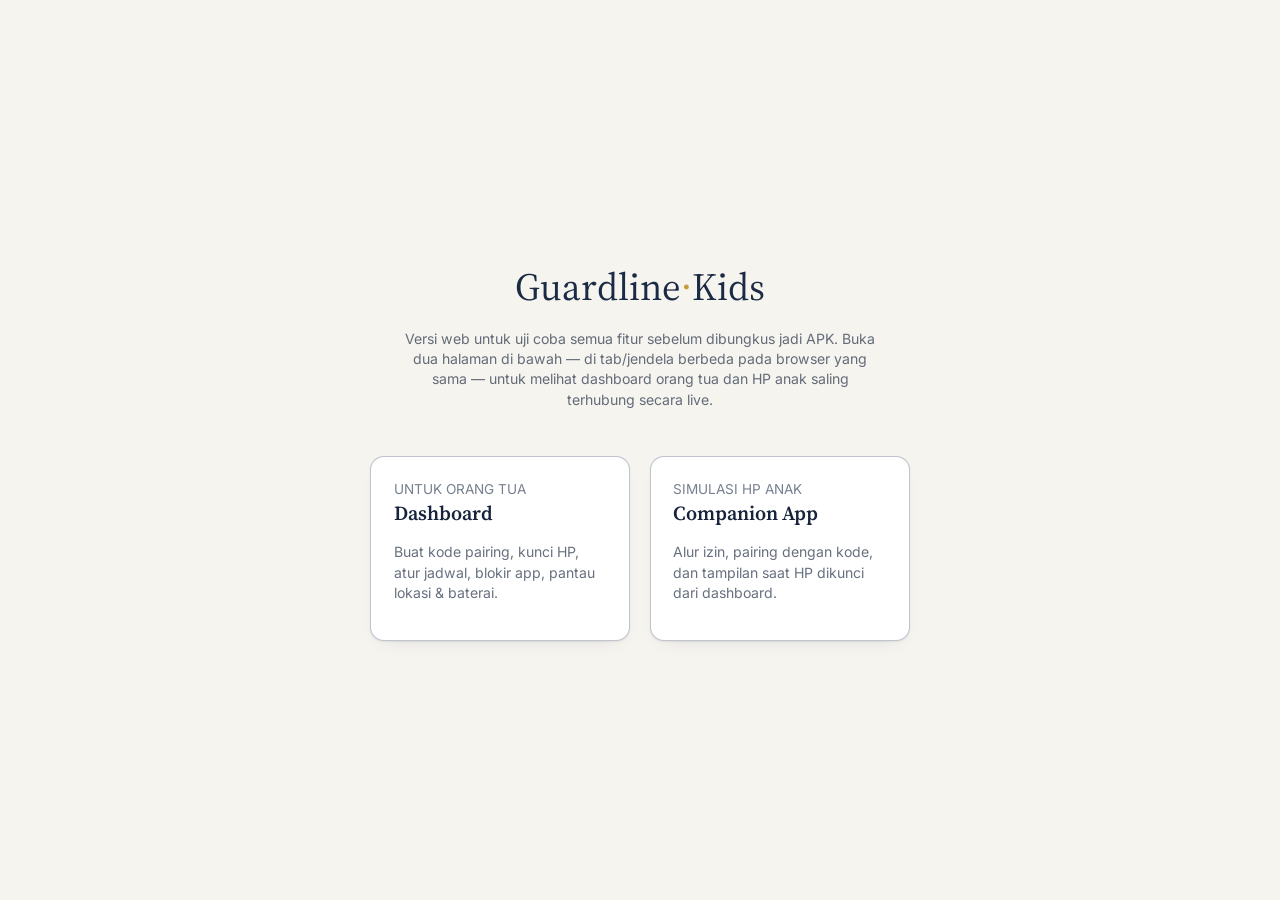
<file: index.html>
<!DOCTYPE html>
<html lang="id">
<head>
<meta charset="UTF-8" />
<meta name="viewport" content="width=device-width, initial-scale=1.0" />
<title>Guardline Kids — Web Preview</title>
<link rel="stylesheet" href="css/style.css" />
</head>
<body>
  <div class="landing">
    <div>
      <div class="mark">Guardline<span class="dot">·</span>Kids</div>
      <p class="muted">Versi web untuk uji coba semua fitur sebelum dibungkus jadi APK. Buka dua halaman di bawah — di tab/jendela berbeda pada browser yang sama — untuk melihat dashboard orang tua dan HP anak saling terhubung secara live.</p>
    </div>
    <div class="role-cards">
      <a class="role-card" href="parent.html">
        <div class="kicker">UNTUK ORANG TUA</div>
        <h2>Dashboard</h2>
        <p class="muted">Buat kode pairing, kunci HP, atur jadwal, blokir app, pantau lokasi &amp; baterai.</p>
      </a>
      <a class="role-card" href="child.html">
        <div class="kicker">SIMULASI HP ANAK</div>
        <h2>Companion App</h2>
        <p class="muted">Alur izin, pairing dengan kode, dan tampilan saat HP dikunci dari dashboard.</p>
      </a>
    </div>
  </div>
</body>
</html>
</file>
<file: css/style.css>
@import url('https://fonts.googleapis.com/css2?family=Source+Serif+4:opsz,wght@8..60,500;8..60,600;8..60,700&family=Inter:wght@400;500;600;700&display=swap');

:root {
  --ink: #16233A;
  --paper: #F6F4EF;
  --panel: #1C2B45;
  --panel-soft: #24365570;
  --amber: #C99A3B;
  --sage: #6E9277;
  --alert: #B24A3C;
  --line: #33456350;
  --radius: 10px;
  --ease: cubic-bezier(0.22, 1, 0.36, 1);
  font-size: 16px;
}

* { box-sizing: border-box; }
html, body { margin: 0; padding: 0; }
body {
  background: var(--paper);
  color: var(--ink);
  font-family: 'Inter', system-ui, sans-serif;
  line-height: 1.45;
  -webkit-font-smoothing: antialiased;
}

@keyframes fadeSlideUp {
  from { opacity: 0; transform: translateY(14px); }
  to { opacity: 1; transform: translateY(0); }
}
.landing, .dash, .phone-shell { animation: fadeSlideUp 0.5s var(--ease) both; }

h1, h2, h3 { font-family: 'Source Serif 4', Georgia, serif; margin: 0 0 0.4em; font-weight: 600; }
h1 { font-size: 1.9rem; }
h2 { font-size: 1.25rem; }
p { max-width: 34em; }

a { color: inherit; }

button {
  font-family: inherit;
  font-size: 0.95rem;
  font-weight: 600;
  border: none;
  border-radius: var(--radius);
  padding: 0.7em 1.3em;
  cursor: pointer;
  transition: transform 0.08s ease, filter 0.15s ease;
}
button:focus-visible, input:focus-visible, a:focus-visible {
  outline: 2px solid var(--amber);
  outline-offset: 2px;
}
button:active { transform: scale(0.98); }
button.primary { background: var(--panel); color: var(--paper); }
button.primary:hover { filter: brightness(1.15); }
button.amber { background: var(--amber); color: var(--panel); }
button.amber:hover { filter: brightness(1.08); }
button.alert { background: var(--alert); color: var(--paper); }
button.ghost { background: transparent; color: var(--panel); border: 1px solid var(--line); }
button:disabled { opacity: 0.45; cursor: not-allowed; }

input[type="text"], input[type="time"] {
  font-family: inherit;
  font-size: 1rem;
  padding: 0.6em 0.8em;
  border: 1px solid var(--line);
  border-radius: var(--radius);
  background: white;
  color: var(--ink);
}

.wrap { max-width: 1080px; margin: 0 auto; padding: 2.5rem 1.5rem; }

/* ---------- Landing (index.html) ---------- */
.landing { min-height: 100vh; display: flex; flex-direction: column; align-items: center; justify-content: center; text-align: center; gap: 2rem; }
.landing .mark { font-family: 'Source Serif 4', serif; font-size: 2.4rem; color: var(--panel); }
.landing .mark .dot { color: var(--amber); }
.role-cards { display: flex; gap: 1.2rem; flex-wrap: wrap; justify-content: center; perspective: 900px; }
.role-card {
  width: 260px; text-align: left; background: white; border: 1px solid var(--line);
  border-radius: 14px; padding: 1.4rem; cursor: pointer; text-decoration: none; color: var(--ink);
  display: block;
  box-shadow: 0 1px 2px #16233a12, 0 8px 20px -14px #16233a30;
  transition: transform 0.35s var(--ease), box-shadow 0.35s var(--ease), border-color 0.35s var(--ease);
  transform-style: preserve-3d;
}
.role-card:hover {
  border-color: var(--amber);
  transform: translateY(-6px) rotateX(4deg) rotateY(-4deg) scale(1.02);
  box-shadow: 0 2px 4px #16233a18, 0 26px 40px -20px #16233a45;
}
.role-card .kicker { color: var(--panel); opacity: 0.6; font-size: 0.85rem; }

/* ---------- Parent dashboard ---------- */
.dash { display: grid; grid-template-columns: 260px 1fr; min-height: 100vh; }
.dash aside { background: var(--panel); color: var(--paper); padding: 1.8rem 1.4rem; }
.dash aside .mark { font-family: 'Source Serif 4', serif; font-size: 1.3rem; margin-bottom: 1.6rem; }
.dash aside .mark .dot { color: var(--amber); }
.device-list-item {
  padding: 0.7em 0.6em; border-radius: 8px; cursor: pointer; opacity: 0.75; font-size: 0.92rem;
  transition: background 0.25s var(--ease), opacity 0.25s var(--ease), transform 0.2s var(--ease);
}
.device-list-item:hover { transform: translateX(3px); opacity: 0.95; }
.device-list-item.active { background: var(--panel-soft); opacity: 1; }
.dash main { padding: 2rem 2.4rem; }

.card {
  background: white; border: 1px solid var(--line); border-radius: 14px;
  padding: 1.3rem 1.5rem; margin-bottom: 1.1rem;
  box-shadow: 0 1px 2px #16233a10, 0 10px 24px -18px #16233a35;
  transition: transform 0.3s var(--ease), box-shadow 0.3s var(--ease);
  animation: fadeSlideUp 0.45s var(--ease) both;
}
.card:hover {
  transform: translateY(-3px);
  box-shadow: 0 2px 4px #16233a14, 0 18px 30px -18px #16233a45;
}
.card-grid { display: grid; grid-template-columns: repeat(auto-fit, minmax(240px, 1fr)); gap: 1.1rem; }
.status-row { display: flex; justify-content: space-between; padding: 0.35em 0; border-bottom: 1px dashed var(--line); font-size: 0.94rem; }
.status-row:last-child { border-bottom: none; }
.pill { display: inline-block; padding: 0.15em 0.7em; border-radius: 999px; font-size: 0.78rem; font-weight: 600; }
.pill.locked { background: #f3ded9; color: var(--alert); }
.pill.unlocked { background: #e2ecdf; color: var(--sage); }

.app-row { display: flex; align-items: center; justify-content: space-between; padding: 0.5em 0; }
.toggle { position: relative; width: 44px; height: 24px; }
.toggle input { opacity: 0; width: 0; height: 0; }
.toggle .track { position: absolute; inset: 0; background: #d9d4c8; border-radius: 999px; transition: background 0.15s; }
.toggle .track::before { content: ""; position: absolute; width: 18px; height: 18px; left: 3px; top: 3px; background: white; border-radius: 50%; transition: transform 0.15s; }
.toggle input:checked + .track { background: var(--alert); }
.toggle input:checked + .track::before { transform: translateX(20px); }

.pairing-code { font-family: 'Source Serif 4', serif; font-size: 2.4rem; letter-spacing: 0.15em; color: var(--panel); }

/* ---------- Child device simulator ---------- */
.phone-shell {
  max-width: 380px; margin: 2rem auto; border: 10px solid var(--panel);
  border-radius: 34px; overflow: hidden; min-height: 640px; background: white;
  display: flex; flex-direction: column;
  box-shadow: 0 2px 6px #16233a25, 0 20px 40px -20px #16233a55, 0 40px 70px -35px #16233a40;
  transition: transform 0.4s var(--ease), box-shadow 0.4s var(--ease);
  transform: perspective(1200px) rotateY(-2deg);
}
.phone-shell:hover {
  transform: perspective(1200px) rotateY(0deg) translateY(-4px);
  box-shadow: 0 4px 10px #16233a2a, 0 30px 55px -22px #16233a60, 0 50px 80px -35px #16233a45;
}
.notif-bar {
  background: var(--panel); color: var(--paper); font-size: 0.78rem;
  padding: 0.5em 0.9em; display: flex; align-items: center; gap: 0.5em;
}
.notif-bar .dot-live { width: 7px; height: 7px; border-radius: 50%; background: var(--amber); }
.phone-body { padding: 1.6rem 1.3rem; flex: 1; display: flex; flex-direction: column; gap: 1.1rem; }
.step-list { list-style: none; padding: 0; margin: 0; display: flex; flex-direction: column; gap: 0.6rem; }
.step-list li { display: flex; gap: 0.7em; align-items: flex-start; padding: 0.8em; border: 1px solid var(--line); border-radius: 12px; animation: fadeSlideUp 0.4s var(--ease) both; }
.step-list li:nth-child(1) { animation-delay: 0.05s; }
.step-list li:nth-child(2) { animation-delay: 0.1s; }
.step-list li:nth-child(3) { animation-delay: 0.15s; }
.step-list li:nth-child(4) { animation-delay: 0.2s; }
.step-list li.done { border-color: var(--sage); background: #f2f6f1; }
.check { width: 22px; height: 22px; border-radius: 50%; border: 2px solid var(--line); flex-shrink: 0; display: flex; align-items: center; justify-content: center; font-size: 0.75rem; }
.step-list li.done .check { background: var(--sage); border-color: var(--sage); color: white; }
.lock-overlay {
  position: absolute; inset: 10px; background: var(--panel); color: var(--paper);
  display: flex; flex-direction: column; align-items: center; justify-content: center;
  text-align: center; gap: 0.6rem; border-radius: 24px; padding: 2rem;
  animation: fadeSlideUp 0.35s var(--ease) both;
}
.hidden { display: none !important; }
.muted { opacity: 0.65; font-size: 0.88rem; }
.code-input { letter-spacing: 0.4em; text-align: center; font-size: 1.4rem; width: 100%; }

.step-list li {
  transition: border-color 0.3s var(--ease), background 0.3s var(--ease), transform 0.25s var(--ease);
}
.step-list li.done { animation: fadeSlideUp 0.3s var(--ease) both; }
.pill { transition: background 0.3s var(--ease), color 0.3s var(--ease); }
.toggle .track::before { box-shadow: 0 1px 3px #16233a30; }
</file>
